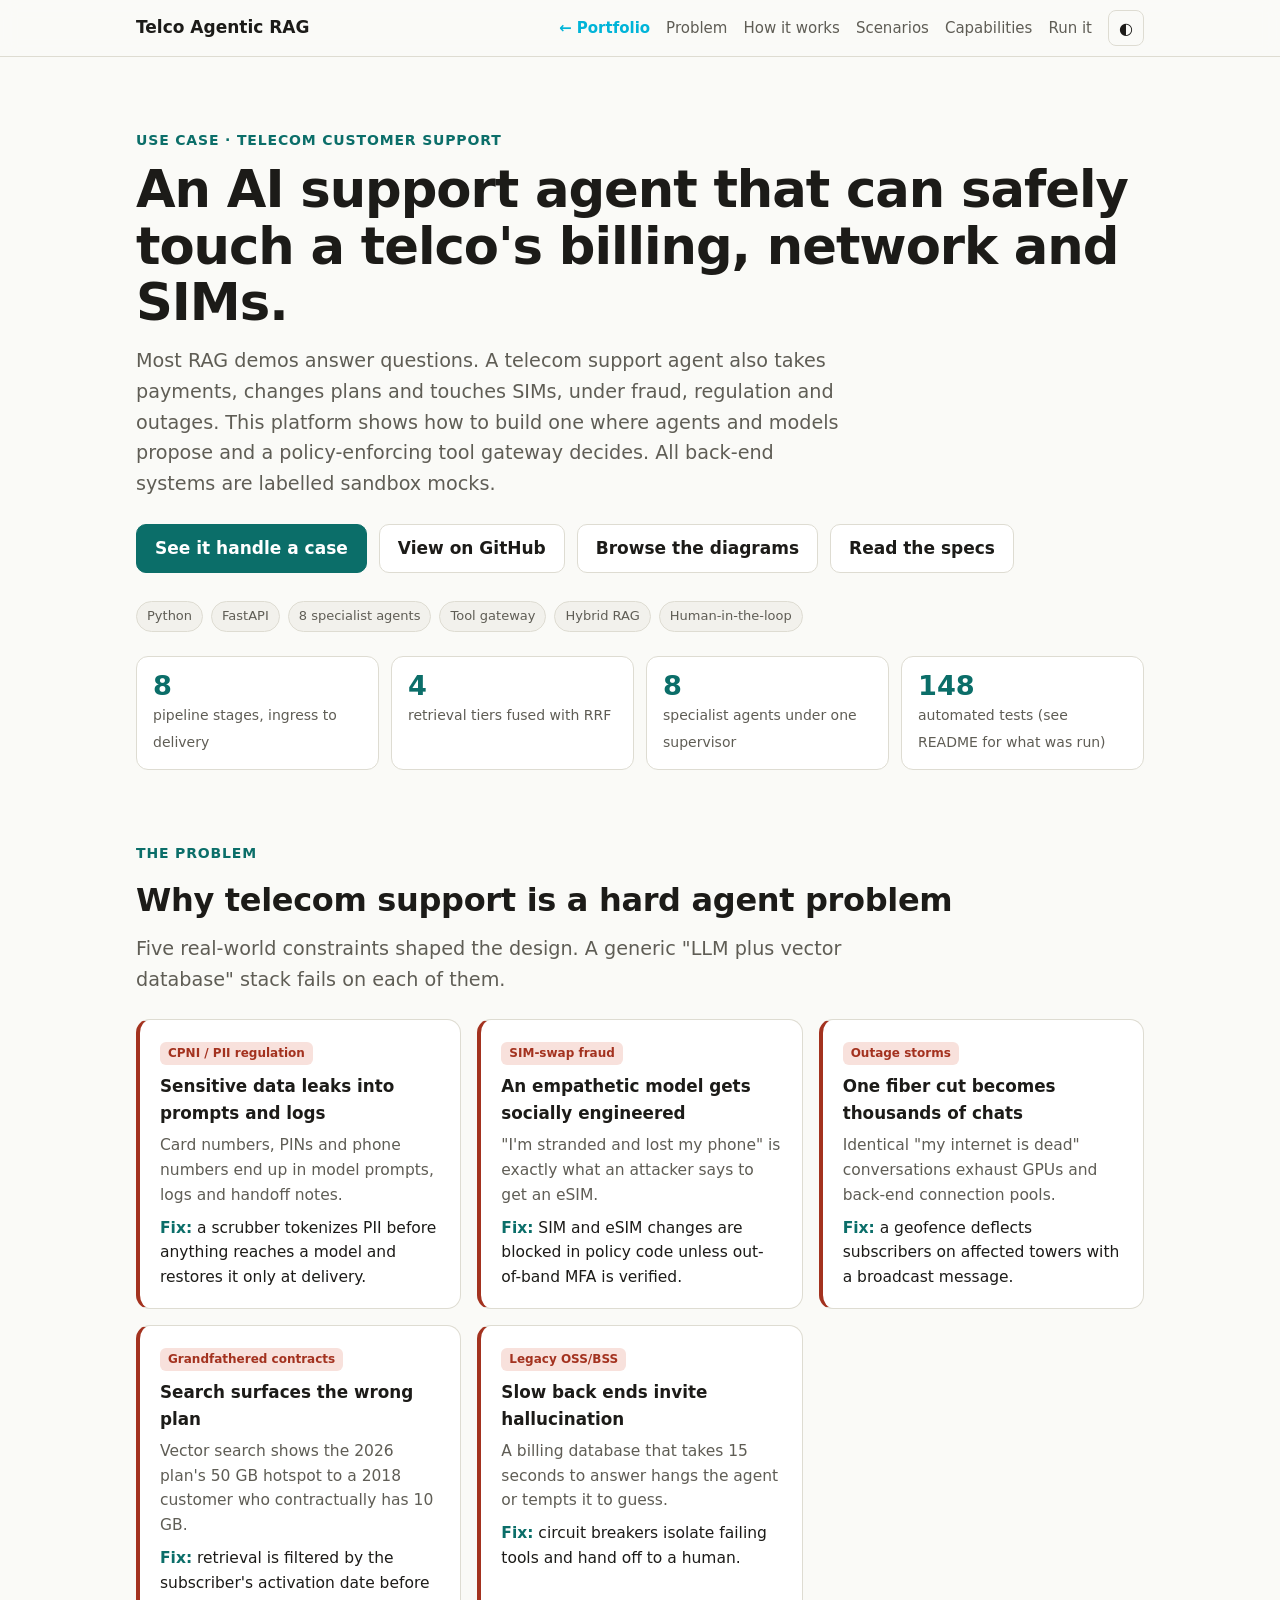
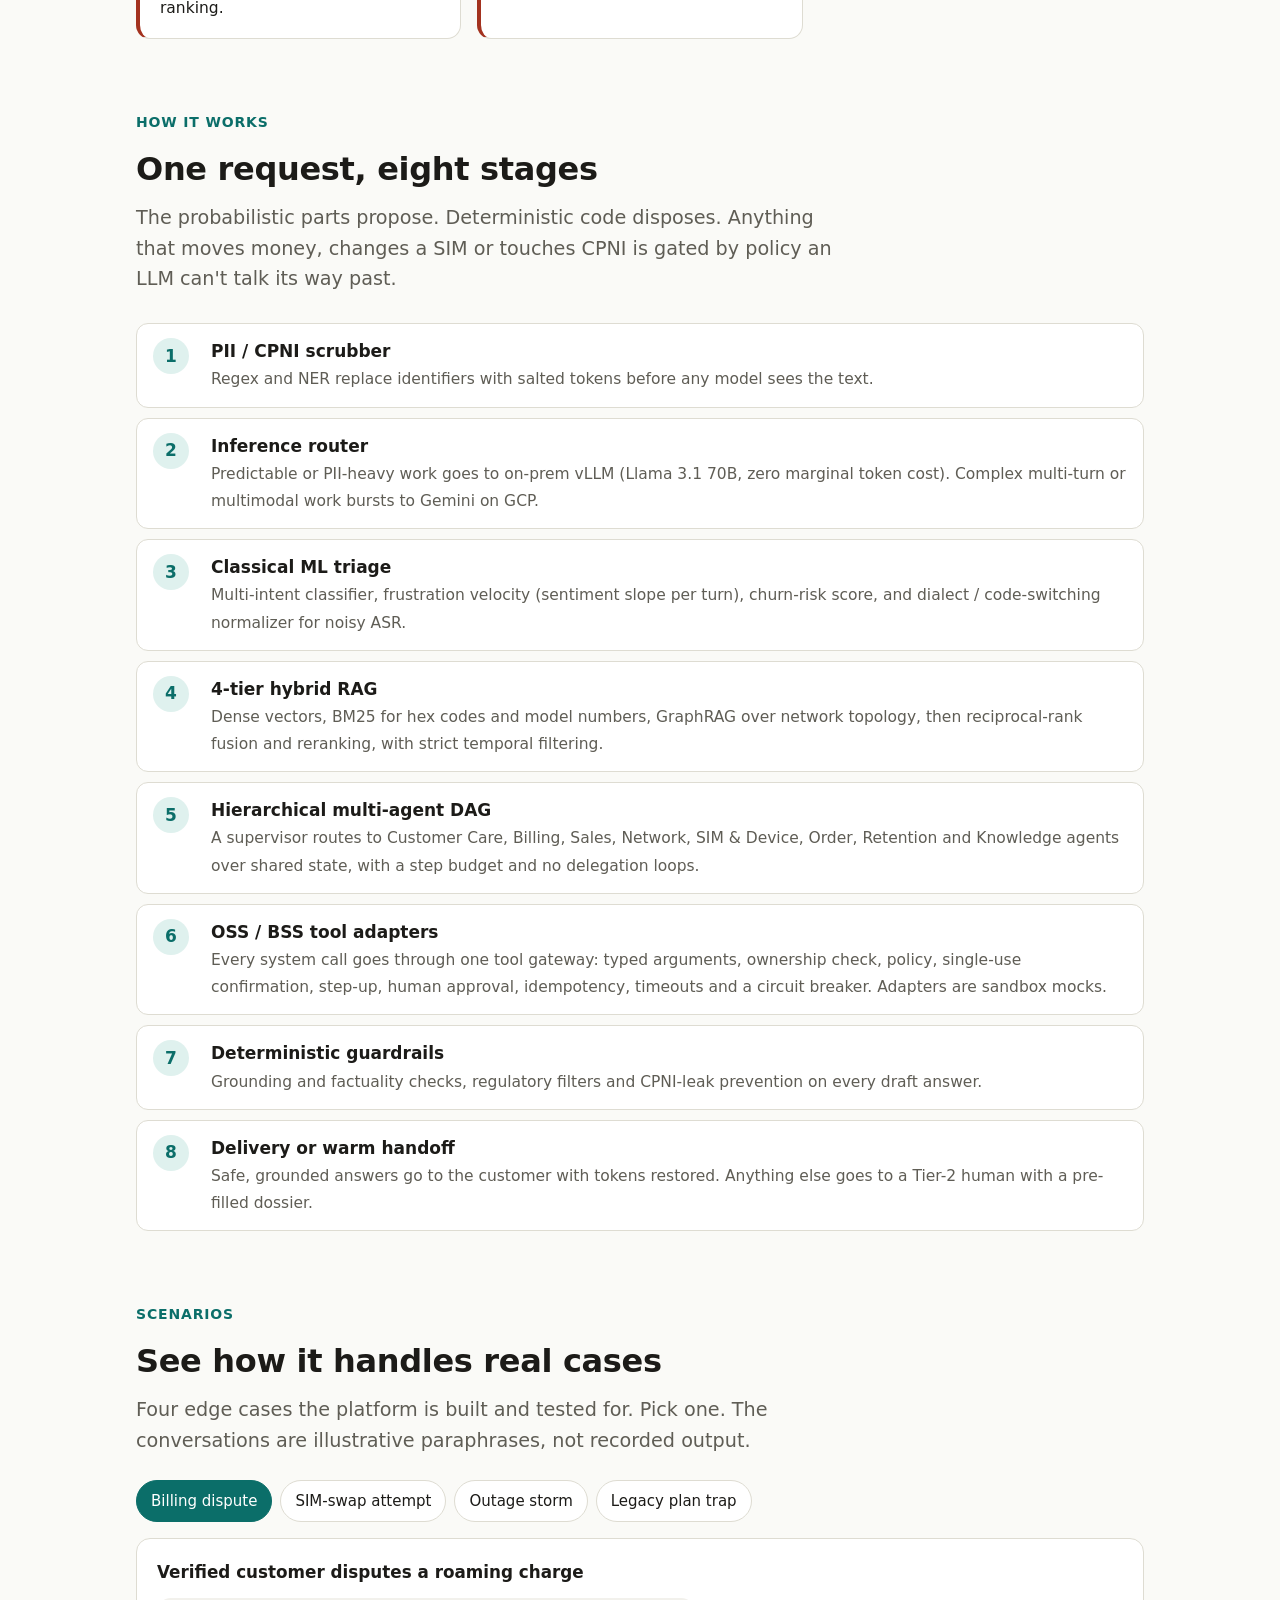
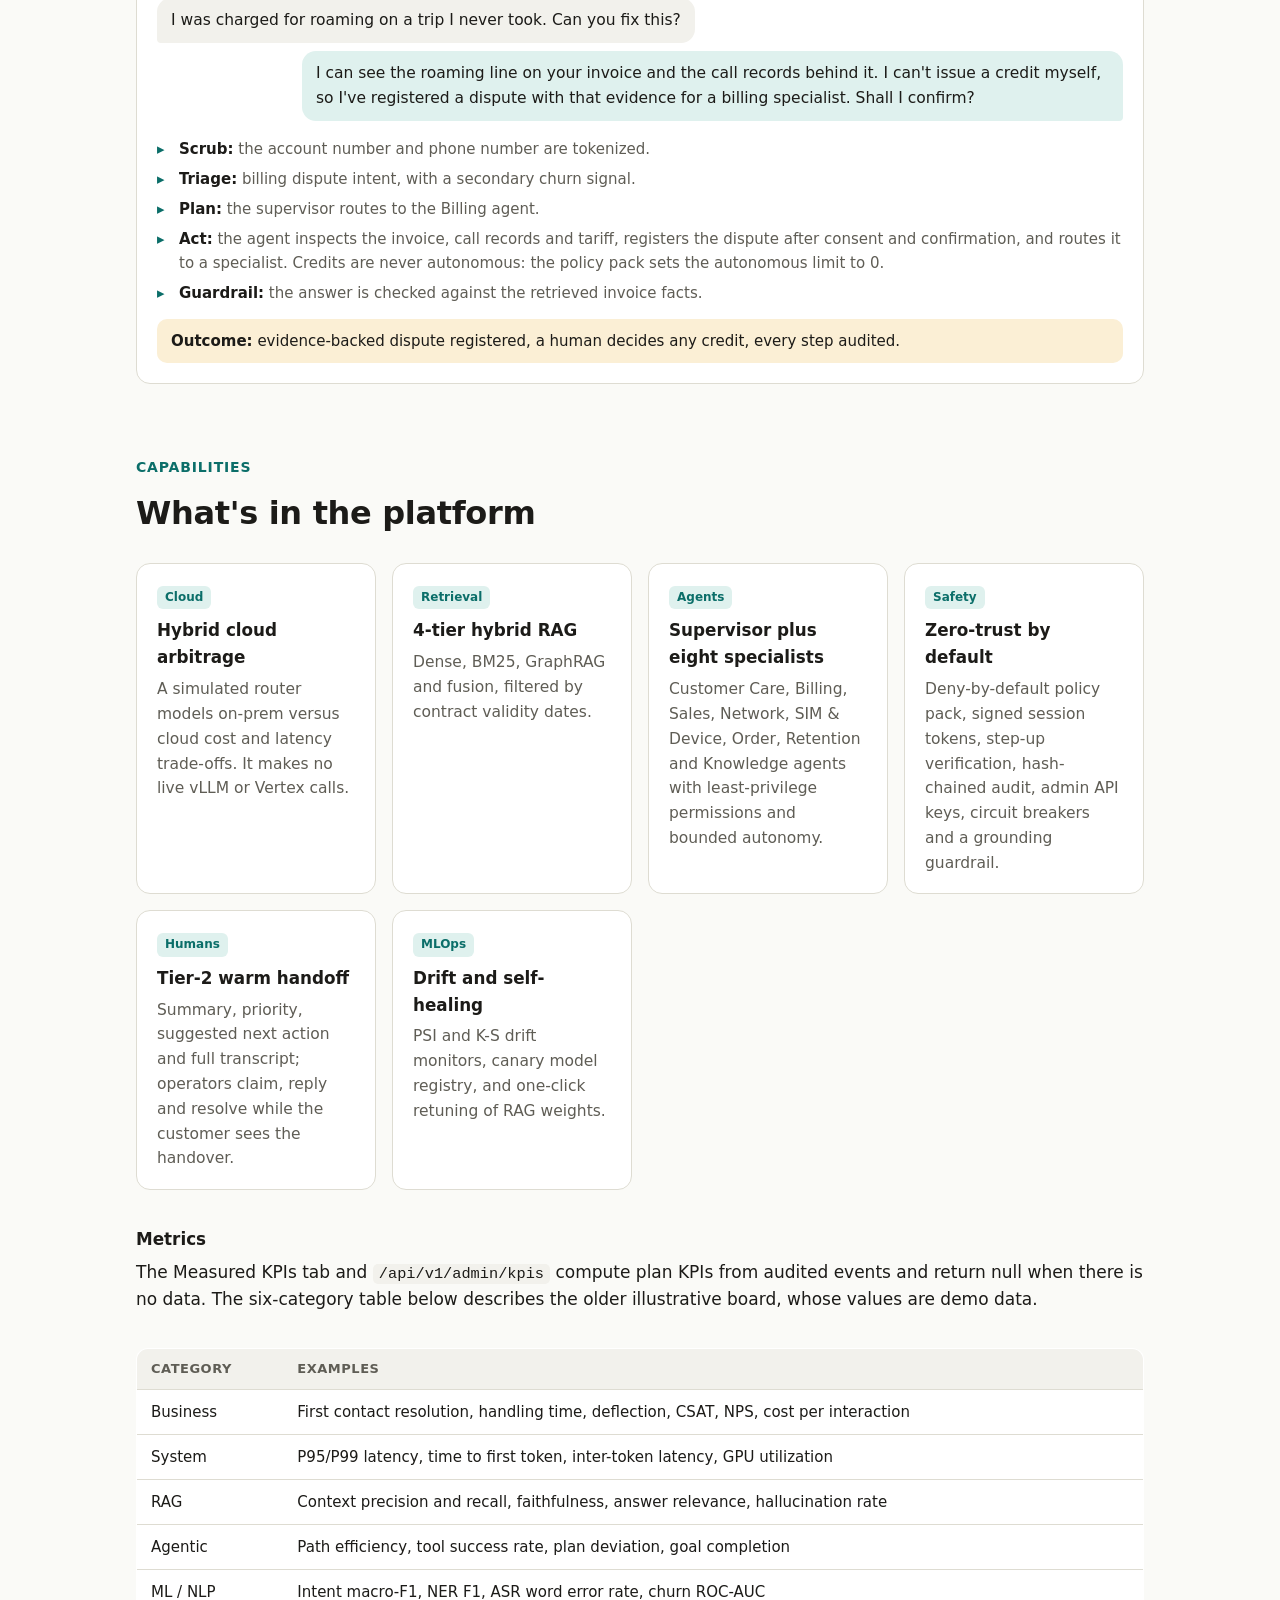
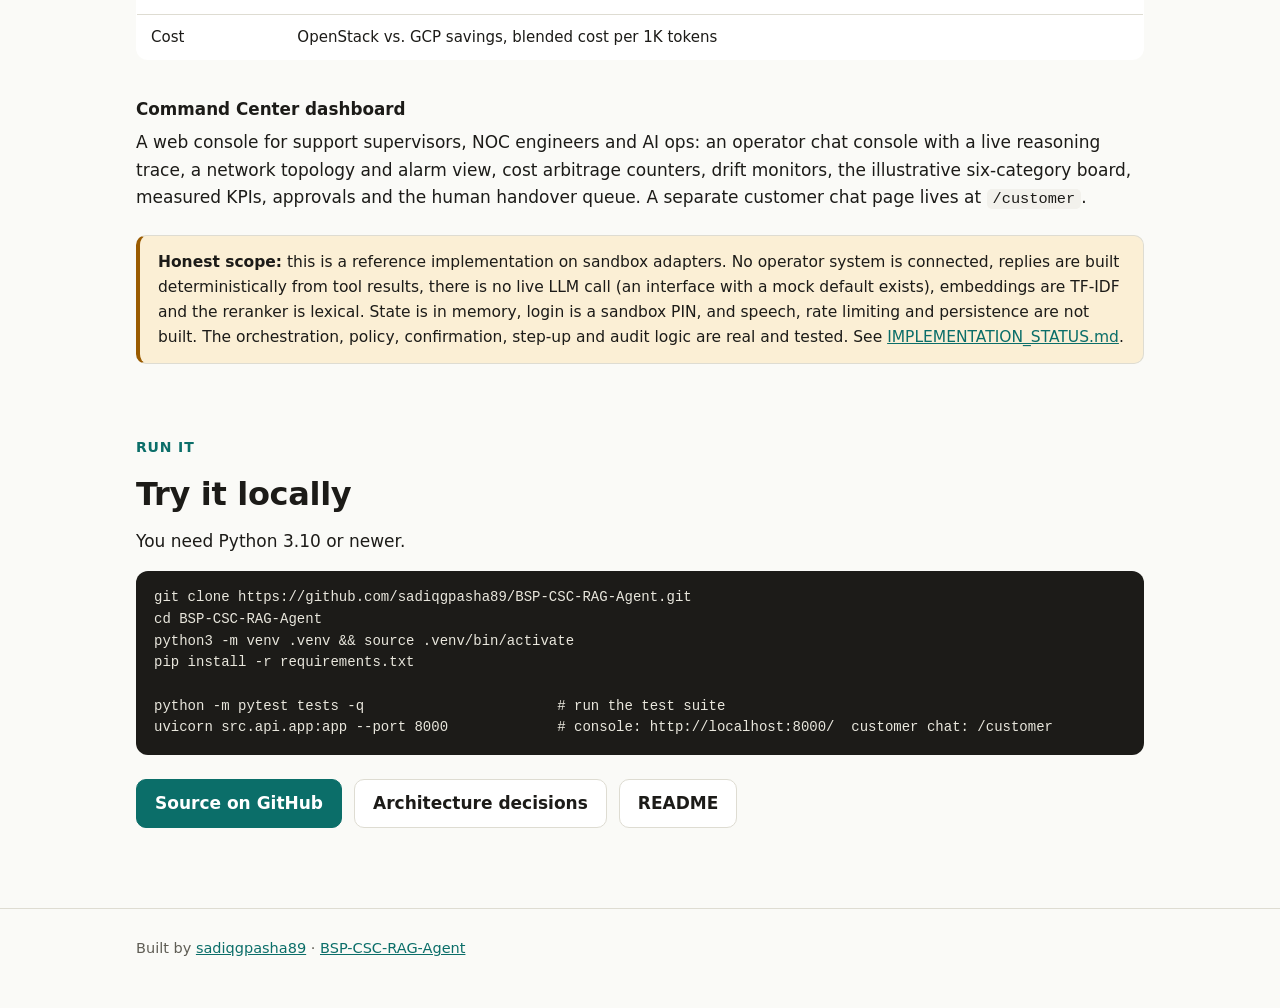
<file: docs/index.html>
<!doctype html>
<html lang="en">
<head>
<meta charset="utf-8">
<meta name="viewport" content="width=device-width, initial-scale=1">
<title>Telco Agentic RAG Support Platform</title>
<meta name="description" content="A zero-trust, multi-agent RAG platform for Tier-1 telecom customer support: PII scrubbing, 4-tier hybrid retrieval, guarded tool use, and human warm handoff.">
<meta property="og:title" content="Telco Agentic RAG Support Platform">
<meta property="og:description" content="Zero-trust agentic RAG for telecom customer support. Use case, architecture and scenarios.">
<meta property="og:type" content="website">
<style>
  :root {
    --bg: #fafaf7; --surface: #ffffff; --surface-2: #f2f1ec;
    --text: #1c1b18; --muted: #5f5d55; --border: #dedcd2;
    --accent: #0b6e69; --accent-ink: #ffffff; --accent-soft: #dff1ee;
    --warn: #9a5b00; --warn-soft: #fbefd5;
    --bad: #a3321f; --bad-soft: #f8e1dc;
    --code-bg: #1c1b18; --code-text: #e9e7dd;
  }
  @media (prefers-color-scheme: dark) {
    :root:not([data-theme="light"]) {
      --bg: #12130f; --surface: #1b1c17; --surface-2: #23241e;
      --text: #ecebe3; --muted: #a3a195; --border: #33342c;
      --accent: #4fc4bb; --accent-ink: #08201e; --accent-soft: #173533;
      --warn: #e8b35a; --warn-soft: #33290f;
      --bad: #ef8f7b; --bad-soft: #38201b;
      --code-bg: #0b0c09; --code-text: #e9e7dd;
    }
  }
  :root[data-theme="dark"] {
    --bg: #12130f; --surface: #1b1c17; --surface-2: #23241e;
    --text: #ecebe3; --muted: #a3a195; --border: #33342c;
    --accent: #4fc4bb; --accent-ink: #08201e; --accent-soft: #173533;
    --warn: #e8b35a; --warn-soft: #33290f;
    --bad: #ef8f7b; --bad-soft: #38201b;
    --code-bg: #0b0c09; --code-text: #e9e7dd;
  }
  * { box-sizing: border-box; }
  html { scroll-behavior: smooth; }
  body {
    margin: 0; background: var(--bg); color: var(--text);
    font: 17px/1.6 system-ui, -apple-system, "Segoe UI", Roboto, "Helvetica Neue", sans-serif;
  }
  a { color: var(--accent); }
  .wrap { max-width: 1040px; margin: 0 auto; padding: 0 16px; }
  header.top {
    position: sticky; top: 0; z-index: 10; background: color-mix(in srgb, var(--bg) 88%, transparent);
    backdrop-filter: blur(8px); border-bottom: 1px solid var(--border);
  }
  header.top .wrap { display: flex; align-items: center; gap: 16px; height: 56px; }
  .brand { font-weight: 700; text-decoration: none; color: var(--text); white-space: nowrap; }
  nav { display: flex; gap: 16px; margin-left: auto; overflow-x: auto; }
  nav a { color: var(--muted); text-decoration: none; font-size: 15px; white-space: nowrap; }
  nav a:hover { color: var(--text); }
  .theme-btn {
    background: none; border: 1px solid var(--border); color: var(--text); border-radius: 8px;
    width: 36px; height: 36px; cursor: pointer; font-size: 16px; flex: none;
  }
  section { padding: 64px 0 8px; }
  h1 { font-size: clamp(2rem, 5vw, 3.2rem); line-height: 1.1; margin: 0 0 16px; letter-spacing: -0.02em; }
  h2 { font-size: clamp(1.5rem, 3vw, 2rem); margin: 0 0 8px; letter-spacing: -0.01em; }
  h3 { font-size: 1.05rem; margin: 0 0 6px; }
  p { margin: 0 0 14px; }
  .lead { font-size: 1.2rem; color: var(--muted); max-width: 720px; }
  .eyebrow { color: var(--accent); font-weight: 600; font-size: 14px; letter-spacing: .06em; text-transform: uppercase; margin-bottom: 10px; }
  .hero { padding-top: 72px; }
  .btns { display: flex; flex-wrap: wrap; gap: 12px; margin-top: 24px; }
  .btn {
    display: inline-block; padding: 10px 18px; border-radius: 10px; text-decoration: none; font-weight: 600;
    border: 1px solid var(--border); color: var(--text); background: var(--surface);
  }
  .btn.primary { background: var(--accent); color: var(--accent-ink); border-color: var(--accent); }
  .badges { display: flex; flex-wrap: wrap; gap: 8px; margin-top: 28px; }
  .badge { font-size: 13px; padding: 4px 10px; border-radius: 999px; background: var(--surface-2); border: 1px solid var(--border); color: var(--muted); }
  .grid { display: grid; gap: 16px; margin-top: 24px; }
  .g2 { grid-template-columns: repeat(auto-fit, minmax(300px, 1fr)); }
  .g3 { grid-template-columns: repeat(auto-fit, minmax(240px, 1fr)); }
  .card { background: var(--surface); border: 1px solid var(--border); border-radius: 14px; padding: 18px 20px; }
  .card p { margin: 0; color: var(--muted); font-size: 15.5px; }
  .card .tag { display: inline-block; font-size: 12px; font-weight: 700; padding: 2px 8px; border-radius: 6px; margin-bottom: 8px; }
  .tag.bad { background: var(--bad-soft); color: var(--bad); }
  .tag.good { background: var(--accent-soft); color: var(--accent); }
  .problem .card { border-left: 4px solid var(--bad); }
  .problem .fix { color: var(--text); margin-top: 8px; }
  .problem .fix b { color: var(--accent); }
  /* pipeline */
  .pipeline { list-style: none; padding: 0; margin: 28px 0 0; display: grid; gap: 10px; counter-reset: stage; }
  .pipeline li {
    counter-increment: stage; display: grid; grid-template-columns: 44px 1fr; gap: 14px; align-items: start;
    background: var(--surface); border: 1px solid var(--border); border-radius: 12px; padding: 14px 16px;
  }
  .pipeline li::before {
    content: counter(stage); width: 36px; height: 36px; border-radius: 50%; display: grid; place-items: center;
    background: var(--accent-soft); color: var(--accent); font-weight: 700;
  }
  .pipeline b { display: block; }
  .pipeline span { color: var(--muted); font-size: 15.5px; }
  .pipeline li.branch { border-style: dashed; }
  .pipeline li.branch::before { content: "↳"; background: var(--warn-soft); color: var(--warn); }
  /* scenarios */
  .tabs { display: flex; flex-wrap: wrap; gap: 8px; margin-top: 24px; }
  .tab {
    border: 1px solid var(--border); background: var(--surface); color: var(--text); padding: 8px 14px;
    border-radius: 999px; cursor: pointer; font: inherit; font-size: 15px;
  }
  .tab[aria-selected="true"] { background: var(--accent); color: var(--accent-ink); border-color: var(--accent); }
  .panel { margin-top: 16px; background: var(--surface); border: 1px solid var(--border); border-radius: 14px; padding: 20px; }
  .panel[hidden] { display: none; }
  .chat { display: grid; gap: 8px; margin: 12px 0 16px; }
  .msg { max-width: 85%; padding: 10px 14px; border-radius: 14px; font-size: 15.5px; }
  .msg.user { background: var(--surface-2); justify-self: start; border-bottom-left-radius: 4px; }
  .msg.bot { background: var(--accent-soft); justify-self: end; border-bottom-right-radius: 4px; }
  .trace { margin: 0; padding: 0; list-style: none; font-size: 15px; display: grid; gap: 6px; }
  .trace li { padding-left: 22px; position: relative; color: var(--muted); }
  .trace li::before { content: "▸"; position: absolute; left: 0; color: var(--accent); }
  .trace li b { color: var(--text); }
  .verdict { margin-top: 14px; padding: 10px 14px; border-radius: 10px; background: var(--warn-soft); color: var(--text); font-size: 15px; }
  /* tables, code */
  table { width: 100%; border-collapse: collapse; font-size: 15px; margin-top: 20px; background: var(--surface); border-radius: 12px; overflow: hidden; border: 1px solid var(--border); }
  th, td { text-align: left; padding: 10px 14px; border-bottom: 1px solid var(--border); vertical-align: top; }
  th { background: var(--surface-2); font-size: 13px; letter-spacing: .04em; text-transform: uppercase; color: var(--muted); }
  tr:last-child td { border-bottom: none; }
  .scroll-x { overflow-x: auto; }
  pre { background: var(--code-bg); color: var(--code-text); padding: 16px 18px; border-radius: 12px; overflow-x: auto; font-size: 14px; line-height: 1.55; margin: 16px 0 0; }
  code { font-family: ui-monospace, SFMono-Regular, Menlo, Consolas, monospace; }
  p code, td code, li code { background: var(--surface-2); padding: 1px 6px; border-radius: 5px; font-size: .9em; }
  .note { margin-top: 24px; border: 1px solid var(--border); border-left: 4px solid var(--warn); background: var(--warn-soft); border-radius: 10px; padding: 14px 18px; font-size: 15.5px; }
  .stats { display: grid; grid-template-columns: repeat(auto-fit, minmax(140px, 1fr)); gap: 12px; margin-top: 24px; }
  .stat { background: var(--surface); border: 1px solid var(--border); border-radius: 12px; padding: 14px 16px; }
  .stat b { display: block; font-size: 1.7rem; color: var(--accent); line-height: 1.1; }
  .stat span { color: var(--muted); font-size: 14px; }
  footer { margin-top: 72px; padding: 28px 0 48px; border-top: 1px solid var(--border); color: var(--muted); font-size: 14.5px; }
  :focus-visible { outline: 3px solid var(--accent); outline-offset: 2px; }
  @media (max-width: 640px) {
    nav { display: none; }
    section { padding-top: 48px; }
    .msg { max-width: 95%; }
  }
</style>
</head>
<body>

<header class="top">
  <div class="wrap">
    <a class="brand" href="#top">Telco Agentic RAG</a>
    <nav aria-label="Sections">
      <a href="https://sadiqgpasha89.github.io/" title="Return to Sadiq G Pasha Portfolio" style="font-weight:700; color:#00b4d8;">← Portfolio</a>
      <a href="#problem">Problem</a>
      <a href="#how">How it works</a>
      <a href="#scenarios">Scenarios</a>
      <a href="#capabilities">Capabilities</a>
      <a href="#run">Run it</a>
    </nav>
    <button class="theme-btn" id="theme" aria-label="Toggle color theme" title="Toggle color theme">◐</button>
  </div>
</header>

<main id="top">

<section class="hero">
  <div class="wrap">
    <div class="eyebrow">Use case · Telecom customer support</div>
    <h1>An AI support agent that can safely touch a telco's billing, network and SIMs.</h1>
    <p class="lead">Most RAG demos answer questions. A telecom support agent also takes payments, changes plans and touches SIMs, under fraud, regulation and outages. This platform shows how to build one where agents and models propose and a policy-enforcing tool gateway decides. All back-end systems are labelled sandbox mocks.</p>
    <div class="btns">
      <a class="btn primary" href="#scenarios">See it handle a case</a>
      <a class="btn" href="https://github.com/sadiqgpasha89/BSP-CSC-RAG-Agent">View on GitHub</a>
      <a class="btn" href="https://github.com/sadiqgpasha89/BSP-CSC-RAG-Agent/blob/main/diagrams/README.md">Browse the diagrams</a>
      <a class="btn" href="https://github.com/sadiqgpasha89/BSP-CSC-RAG-Agent/blob/main/docs/BRD.md">Read the specs</a>
    </div>
    <div class="badges">
      <span class="badge">Python</span><span class="badge">FastAPI</span>
      <span class="badge">8 specialist agents</span><span class="badge">Tool gateway</span>
      <span class="badge">Hybrid RAG</span><span class="badge">Human-in-the-loop</span>
    </div>
    <div class="stats">
      <div class="stat"><b>8</b><span>pipeline stages, ingress to delivery</span></div>
      <div class="stat"><b>4</b><span>retrieval tiers fused with RRF</span></div>
      <div class="stat"><b>8</b><span>specialist agents under one supervisor</span></div>
      <div class="stat"><b>148</b><span>automated tests (see README for what was run)</span></div>
    </div>
  </div>
</section>

<section id="problem" class="problem">
  <div class="wrap">
    <div class="eyebrow">The problem</div>
    <h2>Why telecom support is a hard agent problem</h2>
    <p class="lead">Five real-world constraints shaped the design. A generic "LLM plus vector database" stack fails on each of them.</p>
    <div class="grid g2">
      <div class="card"><span class="tag bad">CPNI / PII regulation</span>
        <h3>Sensitive data leaks into prompts and logs</h3>
        <p>Card numbers, PINs and phone numbers end up in model prompts, logs and handoff notes.</p>
        <p class="fix"><b>Fix:</b> a scrubber tokenizes PII before anything reaches a model and restores it only at delivery.</p></div>
      <div class="card"><span class="tag bad">SIM-swap fraud</span>
        <h3>An empathetic model gets socially engineered</h3>
        <p>"I'm stranded and lost my phone" is exactly what an attacker says to get an eSIM.</p>
        <p class="fix"><b>Fix:</b> SIM and eSIM changes are blocked in policy code unless out-of-band MFA is verified.</p></div>
      <div class="card"><span class="tag bad">Outage storms</span>
        <h3>One fiber cut becomes thousands of chats</h3>
        <p>Identical "my internet is dead" conversations exhaust GPUs and back-end connection pools.</p>
        <p class="fix"><b>Fix:</b> a geofence deflects subscribers on affected towers with a broadcast message.</p></div>
      <div class="card"><span class="tag bad">Grandfathered contracts</span>
        <h3>Search surfaces the wrong plan</h3>
        <p>Vector search shows the 2026 plan's 50 GB hotspot to a 2018 customer who contractually has 10 GB.</p>
        <p class="fix"><b>Fix:</b> retrieval is filtered by the subscriber's activation date before ranking.</p></div>
      <div class="card"><span class="tag bad">Legacy OSS/BSS</span>
        <h3>Slow back ends invite hallucination</h3>
        <p>A billing database that takes 15 seconds to answer hangs the agent or tempts it to guess.</p>
        <p class="fix"><b>Fix:</b> circuit breakers isolate failing tools and hand off to a human.</p></div>
    </div>
  </div>
</section>

<section id="how">
  <div class="wrap">
    <div class="eyebrow">How it works</div>
    <h2>One request, eight stages</h2>
    <p class="lead">The probabilistic parts propose. Deterministic code disposes. Anything that moves money, changes a SIM or touches CPNI is gated by policy an LLM can't talk its way past.</p>
    <ol class="pipeline">
      <li><div><b>PII / CPNI scrubber</b><span>Regex and NER replace identifiers with salted tokens before any model sees the text.</span></div></li>
      <li><div><b>Inference router</b><span>Predictable or PII-heavy work goes to on-prem vLLM (Llama 3.1 70B, zero marginal token cost). Complex multi-turn or multimodal work bursts to Gemini on GCP.</span></div></li>
      <li><div><b>Classical ML triage</b><span>Multi-intent classifier, frustration velocity (sentiment slope per turn), churn-risk score, and dialect / code-switching normalizer for noisy ASR.</span></div></li>
      <li><div><b>4-tier hybrid RAG</b><span>Dense vectors, BM25 for hex codes and model numbers, GraphRAG over network topology, then reciprocal-rank fusion and reranking, with strict temporal filtering.</span></div></li>
      <li><div><b>Hierarchical multi-agent DAG</b><span>A supervisor routes to Customer Care, Billing, Sales, Network, SIM &amp; Device, Order, Retention and Knowledge agents over shared state, with a step budget and no delegation loops.</span></div></li>
      <li><div><b>OSS / BSS tool adapters</b><span>Every system call goes through one tool gateway: typed arguments, ownership check, policy, single-use confirmation, step-up, human approval, idempotency, timeouts and a circuit breaker. Adapters are sandbox mocks.</span></div></li>
      <li><div><b>Deterministic guardrails</b><span>Grounding and factuality checks, regulatory filters and CPNI-leak prevention on every draft answer.</span></div></li>
      <li><div><b>Delivery or warm handoff</b><span>Safe, grounded answers go to the customer with tokens restored. Anything else goes to a Tier-2 human with a pre-filled dossier.</span></div></li>
    </ol>
  </div>
</section>

<section id="scenarios">
  <div class="wrap">
    <div class="eyebrow">Scenarios</div>
    <h2>See how it handles real cases</h2>
    <p class="lead">Four edge cases the platform is built and tested for. Pick one. The conversations are illustrative paraphrases, not recorded output.</p>

    <div class="tabs" role="tablist" aria-label="Scenarios">
      <button class="tab" role="tab" aria-selected="true" aria-controls="p0" id="t0">Billing dispute</button>
      <button class="tab" role="tab" aria-selected="false" aria-controls="p1" id="t1">SIM-swap attempt</button>
      <button class="tab" role="tab" aria-selected="false" aria-controls="p2" id="t2">Outage storm</button>
      <button class="tab" role="tab" aria-selected="false" aria-controls="p3" id="t3">Legacy plan trap</button>
    </div>

    <div class="panel" role="tabpanel" id="p0" aria-labelledby="t0">
      <h3>Verified customer disputes a roaming charge</h3>
      <div class="chat">
        <div class="msg user">I was charged for roaming on a trip I never took. Can you fix this?</div>
        <div class="msg bot">I can see the roaming line on your invoice and the call records behind it. I can't issue a credit myself, so I've registered a dispute with that evidence for a billing specialist. Shall I confirm?</div>
      </div>
      <ul class="trace">
        <li><b>Scrub:</b> the account number and phone number are tokenized.</li>
        <li><b>Triage:</b> billing dispute intent, with a secondary churn signal.</li>
        <li><b>Plan:</b> the supervisor routes to the Billing agent.</li>
        <li><b>Act:</b> the agent inspects the invoice, call records and tariff, registers the dispute after consent and confirmation, and routes it to a specialist. Credits are never autonomous: the policy pack sets the autonomous limit to 0.</li>
        <li><b>Guardrail:</b> the answer is checked against the retrieved invoice facts.</li>
      </ul>
      <div class="verdict"><b>Outcome:</b> evidence-backed dispute registered, a human decides any credit, every step audited.</div>
    </div>

    <div class="panel" role="tabpanel" id="p1" aria-labelledby="t1" hidden>
      <h3>Someone asks for a new eSIM with no identity proof</h3>
      <div class="chat">
        <div class="msg user">I lost my phone and I'm stranded. Please move my number to a new eSIM right now.</div>
        <div class="msg bot">I can't do that until we verify it's you. I've sent a verification request, and I can connect you to a specialist.</div>
      </div>
      <ul class="trace">
        <li><b>Triage:</b> urgency and emotion detected. This is the classic pressure pattern.</li>
        <li><b>Identity check:</b> the session's assurance level is below out-of-band MFA.</li>
        <li><b>Policy:</b> the SIM &amp; Device agent's eSIM action needs OTP step-up and human approval, enforced in code, not by a prompt instruction.</li>
        <li><b>Handoff:</b> a Tier-2 dossier records the request, the block and the reason.</li>
      </ul>
      <div class="verdict"><b>Outcome:</b> the sympathetic story doesn't change the result. No SIM change without verified MFA.</div>
    </div>

    <div class="panel" role="tabpanel" id="p2" aria-labelledby="t2" hidden>
      <h3>A fiber cut takes down a whole sector</h3>
      <div class="chat">
        <div class="msg user">My internet has been dead for an hour. Please help!</div>
        <div class="msg bot">We're aware of a fiber cut affecting your area (Sector 7). Engineers are working on it, and we'll message you when service is restored.</div>
      </div>
      <ul class="trace">
        <li><b>Locate:</b> the subscriber is attached to a tower with an active critical alarm.</li>
        <li><b>Geofence:</b> routine inquiries are deflected with a broadcast message before any expensive reasoning.</li>
        <li><b>Protect:</b> GPU capacity and human queues are saved for cases that actually need them.</li>
      </ul>
      <div class="verdict"><b>Outcome:</b> thousands of duplicate chats are answered with one cheap, accurate message.</div>
    </div>

    <div class="panel" role="tabpanel" id="p3" aria-labelledby="t3" hidden>
      <h3>Two customers ask about hotspot data</h3>
      <div class="chat">
        <div class="msg user">How much hotspot data do I get each month?</div>
        <div class="msg bot">On your 2018 plan, 10 GB. (A customer activated in 2026 would hear 50 GB.)</div>
      </div>
      <ul class="trace">
        <li><b>Retrieve:</b> dense, sparse and graph search return candidate passages.</li>
        <li><b>Filter:</b> the temporal filter keeps only documents valid on the subscriber's activation date.</li>
        <li><b>Answer:</b> the response cites the contract the customer actually has.</li>
      </ul>
      <div class="verdict"><b>Outcome:</b> no accidental promise of a benefit the customer doesn't have.</div>
    </div>
  </div>
</section>

<section id="capabilities">
  <div class="wrap">
    <div class="eyebrow">Capabilities</div>
    <h2>What's in the platform</h2>
    <div class="grid g3">
      <div class="card"><span class="tag good">Cloud</span><h3>Hybrid cloud arbitrage</h3><p>A simulated router models on-prem versus cloud cost and latency trade-offs. It makes no live vLLM or Vertex calls.</p></div>
      <div class="card"><span class="tag good">Retrieval</span><h3>4-tier hybrid RAG</h3><p>Dense, BM25, GraphRAG and fusion, filtered by contract validity dates.</p></div>
      <div class="card"><span class="tag good">Agents</span><h3>Supervisor plus eight specialists</h3><p>Customer Care, Billing, Sales, Network, SIM &amp; Device, Order, Retention and Knowledge agents with least-privilege permissions and bounded autonomy.</p></div>
      <div class="card"><span class="tag good">Safety</span><h3>Zero-trust by default</h3><p>Deny-by-default policy pack, signed session tokens, step-up verification, hash-chained audit, admin API keys, circuit breakers and a grounding guardrail.</p></div>
      <div class="card"><span class="tag good">Humans</span><h3>Tier-2 warm handoff</h3><p>Summary, priority, suggested next action and full transcript; operators claim, reply and resolve while the customer sees the handover.</p></div>
      <div class="card"><span class="tag good">MLOps</span><h3>Drift and self-healing</h3><p>PSI and K-S drift monitors, canary model registry, and one-click retuning of RAG weights.</p></div>
    </div>

    <h3 style="margin-top:36px">Metrics</h3>
    <p>The Measured KPIs tab and <code>/api/v1/admin/kpis</code> compute plan KPIs from audited events and return null when there is no data. The six-category table below describes the older illustrative board, whose values are demo data.</p>
    <div class="scroll-x">
    <table>
      <thead><tr><th>Category</th><th>Examples</th></tr></thead>
      <tbody>
        <tr><td>Business</td><td>First contact resolution, handling time, deflection, CSAT, NPS, cost per interaction</td></tr>
        <tr><td>System</td><td>P95/P99 latency, time to first token, inter-token latency, GPU utilization</td></tr>
        <tr><td>RAG</td><td>Context precision and recall, faithfulness, answer relevance, hallucination rate</td></tr>
        <tr><td>Agentic</td><td>Path efficiency, tool success rate, plan deviation, goal completion</td></tr>
        <tr><td>ML / NLP</td><td>Intent macro-F1, NER F1, ASR word error rate, churn ROC-AUC</td></tr>
        <tr><td>Cost</td><td>OpenStack vs. GCP savings, blended cost per 1K tokens</td></tr>
      </tbody>
    </table>
    </div>

    <h3 style="margin-top:36px">Command Center dashboard</h3>
    <p>A web console for support supervisors, NOC engineers and AI ops: an operator chat console with a live reasoning trace, a network topology and alarm view, cost arbitrage counters, drift monitors, the illustrative six-category board, measured KPIs, approvals and the human handover queue. A separate customer chat page lives at <code>/customer</code>.</p>

    <div class="note"><b>Honest scope:</b> this is a reference implementation on sandbox adapters. No operator system is connected, replies are built deterministically from tool results, there is no live LLM call (an interface with a mock default exists), embeddings are TF-IDF and the reranker is lexical. State is in memory, login is a sandbox PIN, and speech, rate limiting and persistence are not built. The orchestration, policy, confirmation, step-up and audit logic are real and tested. See <a href="https://github.com/sadiqgpasha89/BSP-CSC-RAG-Agent/blob/main/IMPLEMENTATION_STATUS.md">IMPLEMENTATION_STATUS.md</a>.</div>
  </div>
</section>

<section id="run">
  <div class="wrap">
    <div class="eyebrow">Run it</div>
    <h2>Try it locally</h2>
    <p>You need Python 3.10 or newer.</p>
<pre><code>git clone https://github.com/sadiqgpasha89/BSP-CSC-RAG-Agent.git
cd BSP-CSC-RAG-Agent
python3 -m venv .venv &amp;&amp; source .venv/bin/activate
pip install -r requirements.txt

python -m pytest tests -q                       # run the test suite
uvicorn src.api.app:app --port 8000             # console: http://localhost:8000/  customer chat: /customer</code></pre>
    <div class="btns">
      <a class="btn primary" href="https://github.com/sadiqgpasha89/BSP-CSC-RAG-Agent">Source on GitHub</a>
      <a class="btn" href="https://github.com/sadiqgpasha89/BSP-CSC-RAG-Agent/blob/main/docs/SADR.md">Architecture decisions</a>
      <a class="btn" href="https://github.com/sadiqgpasha89/BSP-CSC-RAG-Agent/blob/main/README.md">README</a>
    </div>
  </div>
</section>

</main>

<footer>
  <div class="wrap">
    Built by <a href="https://github.com/sadiqgpasha89">sadiqgpasha89</a> · <a href="https://github.com/sadiqgpasha89/BSP-CSC-RAG-Agent">BSP-CSC-RAG-Agent</a>
  </div>
</footer>

<script>
(function () {
  // scenario tabs
  var tabs = Array.prototype.slice.call(document.querySelectorAll('.tab'));
  function select(i) {
    tabs.forEach(function (t, j) {
      var on = i === j;
      t.setAttribute('aria-selected', on);
      t.tabIndex = on ? 0 : -1;
      document.getElementById('p' + j).hidden = !on;
    });
  }
  tabs.forEach(function (t, i) {
    t.addEventListener('click', function () { select(i); });
    t.addEventListener('keydown', function (e) {
      if (e.key === 'ArrowRight') { select((i + 1) % tabs.length); tabs[(i + 1) % tabs.length].focus(); }
      if (e.key === 'ArrowLeft') { var k = (i + tabs.length - 1) % tabs.length; select(k); tabs[k].focus(); }
    });
  });
  select(0);

  // theme toggle
  var root = document.documentElement;
  try { var saved = localStorage.getItem('theme'); if (saved) root.setAttribute('data-theme', saved); } catch (e) {}
  document.getElementById('theme').addEventListener('click', function () {
    var dark = root.getAttribute('data-theme') === 'dark' ||
      (!root.getAttribute('data-theme') && window.matchMedia('(prefers-color-scheme: dark)').matches);
    var next = dark ? 'light' : 'dark';
    root.setAttribute('data-theme', next);
    try { localStorage.setItem('theme', next); } catch (e) {}
  });
})();
</script>
</body>
</html>
</file>
